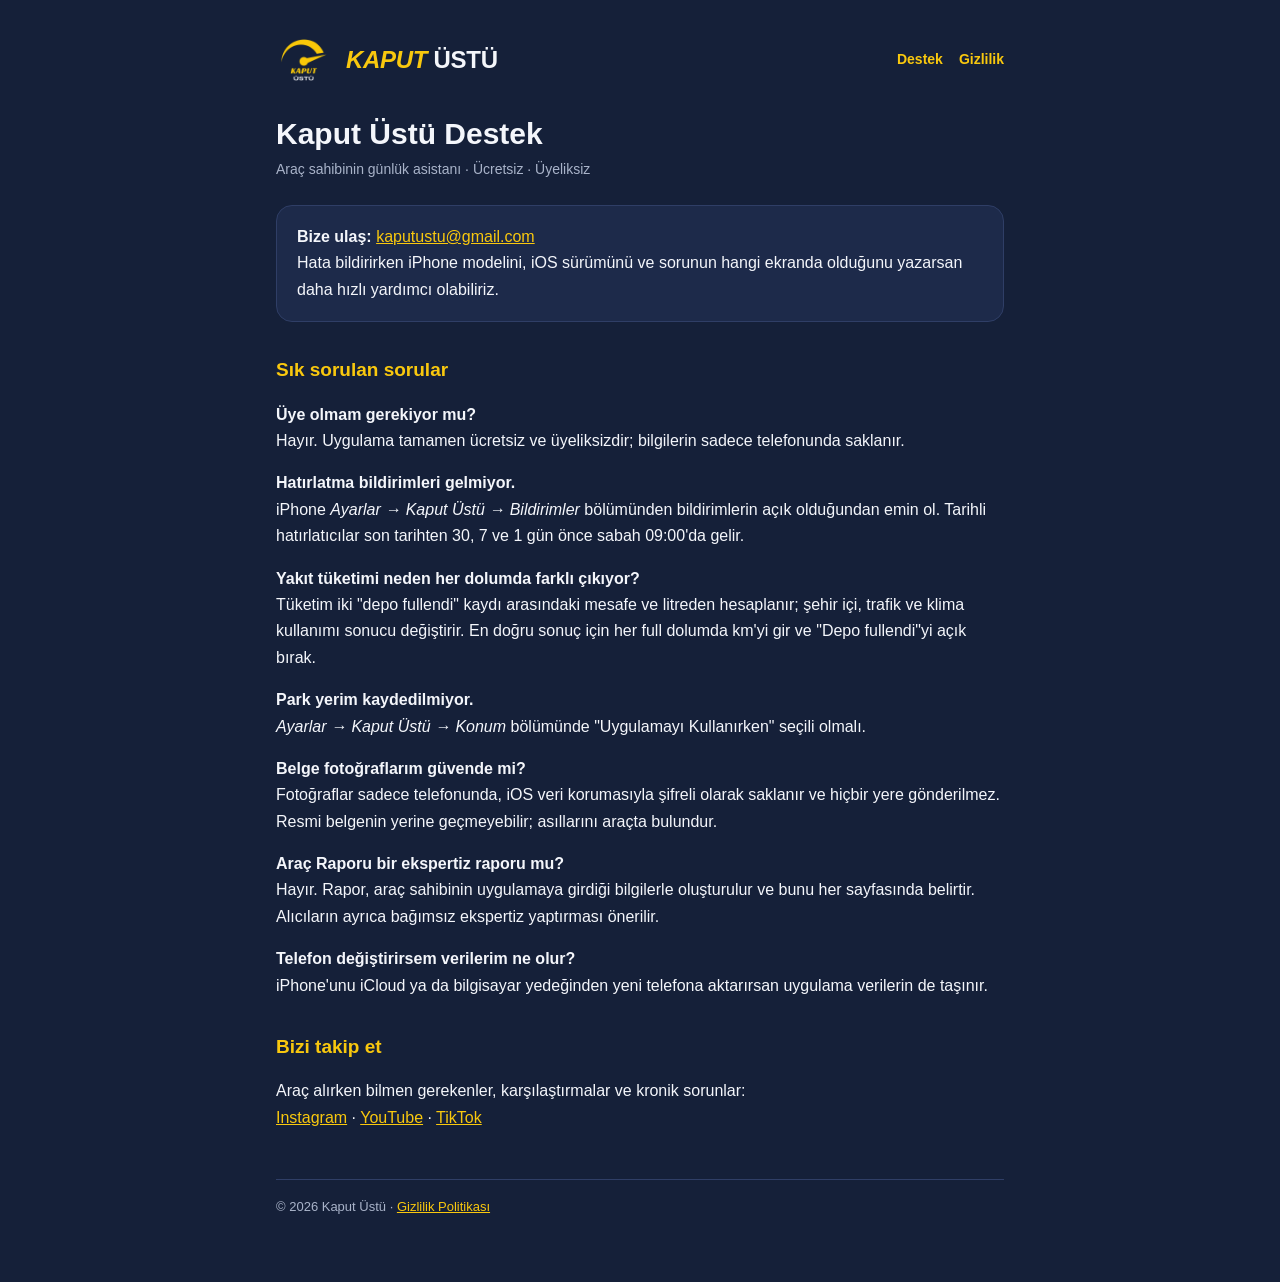
<file: index.html>
<!doctype html>
<html lang="tr">
<head>
<meta charset="utf-8">
<meta name="viewport" content="width=device-width,initial-scale=1">
<title>Kaput Üstü – Destek</title>
<link rel="icon" href="logo.png">
<link rel="stylesheet" href="style.css">
</head>
<body><div class="wrap">
<header>
  <img src="logo.png" alt="Kaput Üstü logosu">
  <div class="brand"><i>KAPUT</i> ÜSTÜ</div>
  <nav><a href="index.html">Destek</a><a href="gizlilik.html">Gizlilik</a></nav>
</header>

<h1>Kaput Üstü Destek</h1>
<div class="meta">Araç sahibinin günlük asistanı · Ücretsiz · Üyeliksiz</div>

<div class="card">
  <strong>Bize ulaş:</strong> <a href="mailto:kaputustu@gmail.com">kaputustu@gmail.com</a><br>
  Hata bildirirken iPhone modelini, iOS sürümünü ve sorunun hangi ekranda olduğunu yazarsan daha hızlı yardımcı olabiliriz.
</div>

<h2>Sık sorulan sorular</h2>

<p><strong>Üye olmam gerekiyor mu?</strong><br>Hayır. Uygulama tamamen ücretsiz ve üyeliksizdir; bilgilerin sadece telefonunda saklanır.</p>

<p><strong>Hatırlatma bildirimleri gelmiyor.</strong><br>iPhone <em>Ayarlar → Kaput Üstü → Bildirimler</em> bölümünden bildirimlerin açık olduğundan emin ol. Tarihli hatırlatıcılar son tarihten 30, 7 ve 1 gün önce sabah 09:00'da gelir.</p>

<p><strong>Yakıt tüketimi neden her dolumda farklı çıkıyor?</strong><br>Tüketim iki "depo fullendi" kaydı arasındaki mesafe ve litreden hesaplanır; şehir içi, trafik ve klima kullanımı sonucu değiştirir. En doğru sonuç için her full dolumda km'yi gir ve "Depo fullendi"yi açık bırak.</p>

<p><strong>Park yerim kaydedilmiyor.</strong><br><em>Ayarlar → Kaput Üstü → Konum</em> bölümünde "Uygulamayı Kullanırken" seçili olmalı.</p>

<p><strong>Belge fotoğraflarım güvende mi?</strong><br>Fotoğraflar sadece telefonunda, iOS veri korumasıyla şifreli olarak saklanır ve hiçbir yere gönderilmez. Resmi belgenin yerine geçmeyebilir; asıllarını araçta bulundur.</p>

<p><strong>Araç Raporu bir ekspertiz raporu mu?</strong><br>Hayır. Rapor, araç sahibinin uygulamaya girdiği bilgilerle oluşturulur ve bunu her sayfasında belirtir. Alıcıların ayrıca bağımsız ekspertiz yaptırması önerilir.</p>

<p><strong>Telefon değiştirirsem verilerim ne olur?</strong><br>iPhone'unu iCloud ya da bilgisayar yedeğinden yeni telefona aktarırsan uygulama verilerin de taşınır.</p>

<h2>Bizi takip et</h2>
<p>Araç alırken bilmen gerekenler, karşılaştırmalar ve kronik sorunlar:<br>
<a href="https://instagram.com/kaputustu">Instagram</a> · <a href="https://youtube.com/@kaputustu">YouTube</a> · <a href="https://www.tiktok.com/@kaputustu">TikTok</a></p>

<footer>© 2026 Kaput Üstü · <a href="gizlilik.html">Gizlilik Politikası</a></footer>
</div></body></html>
</file>
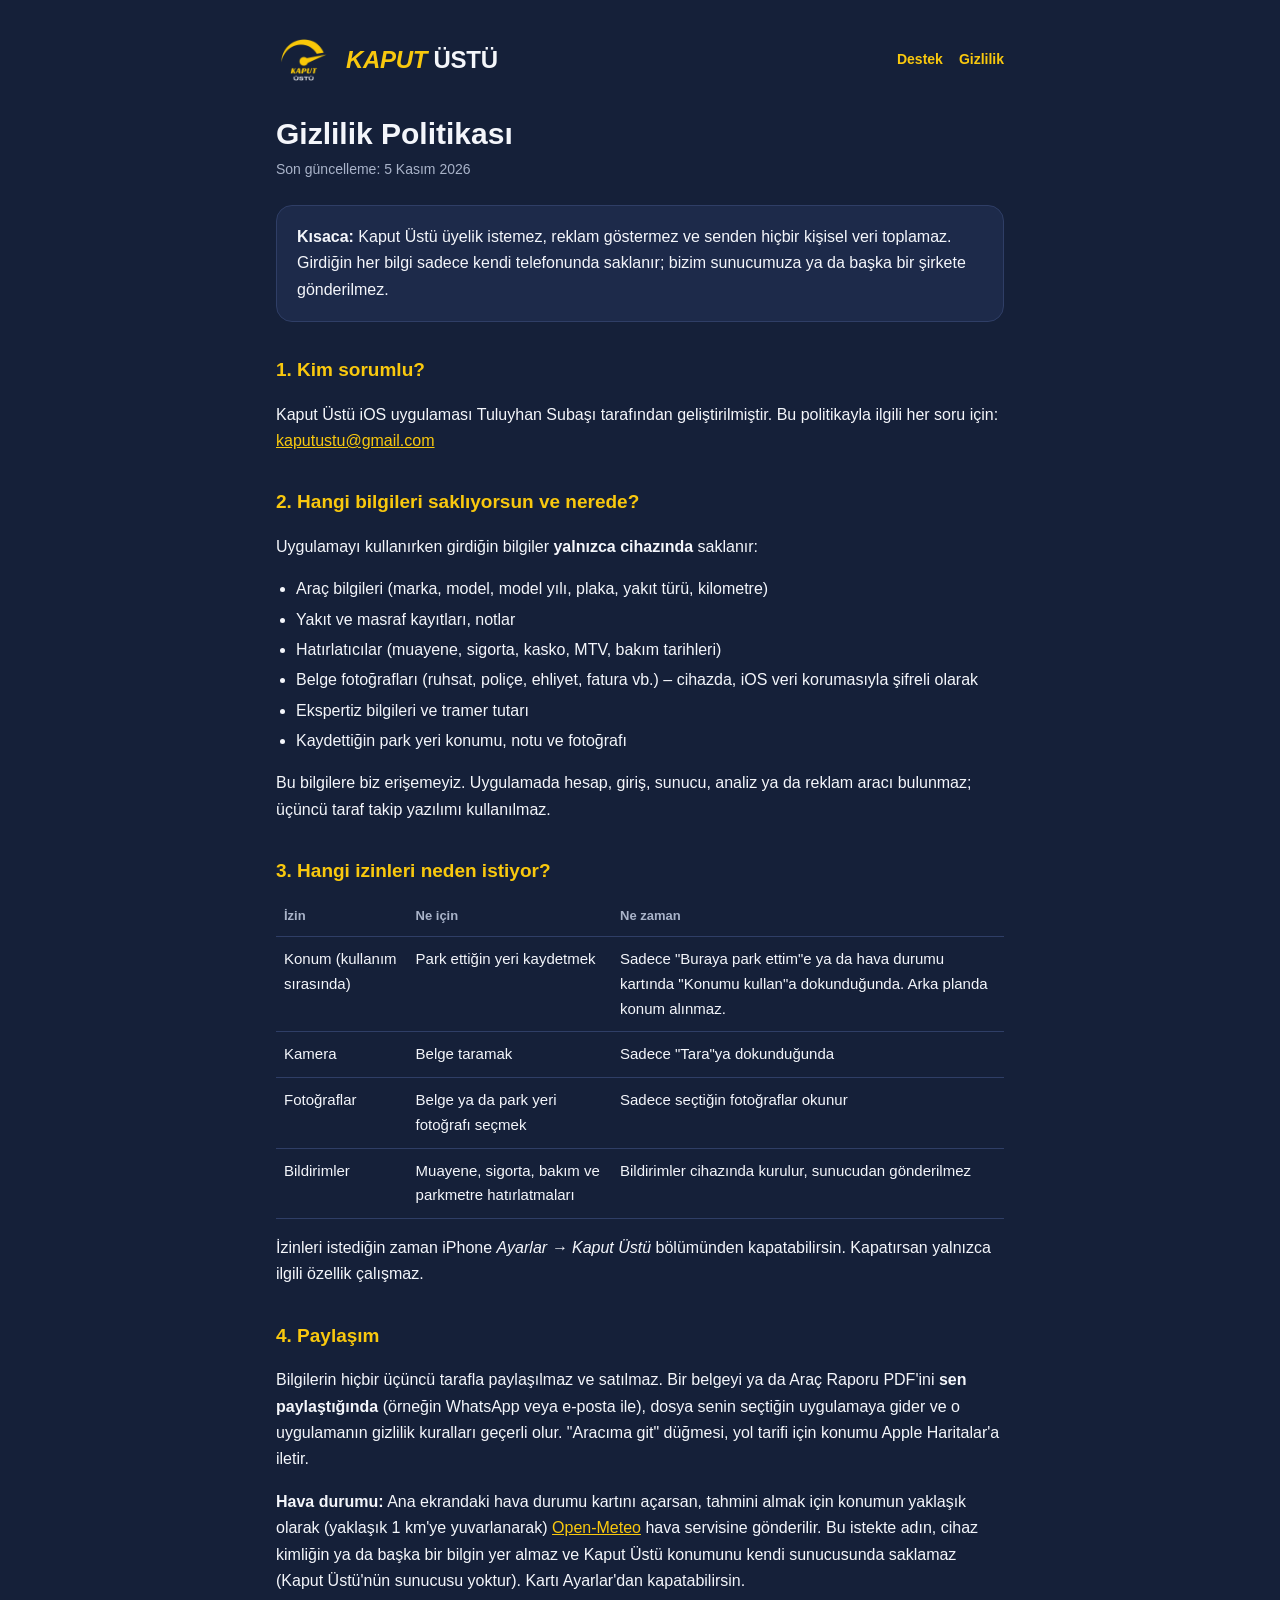
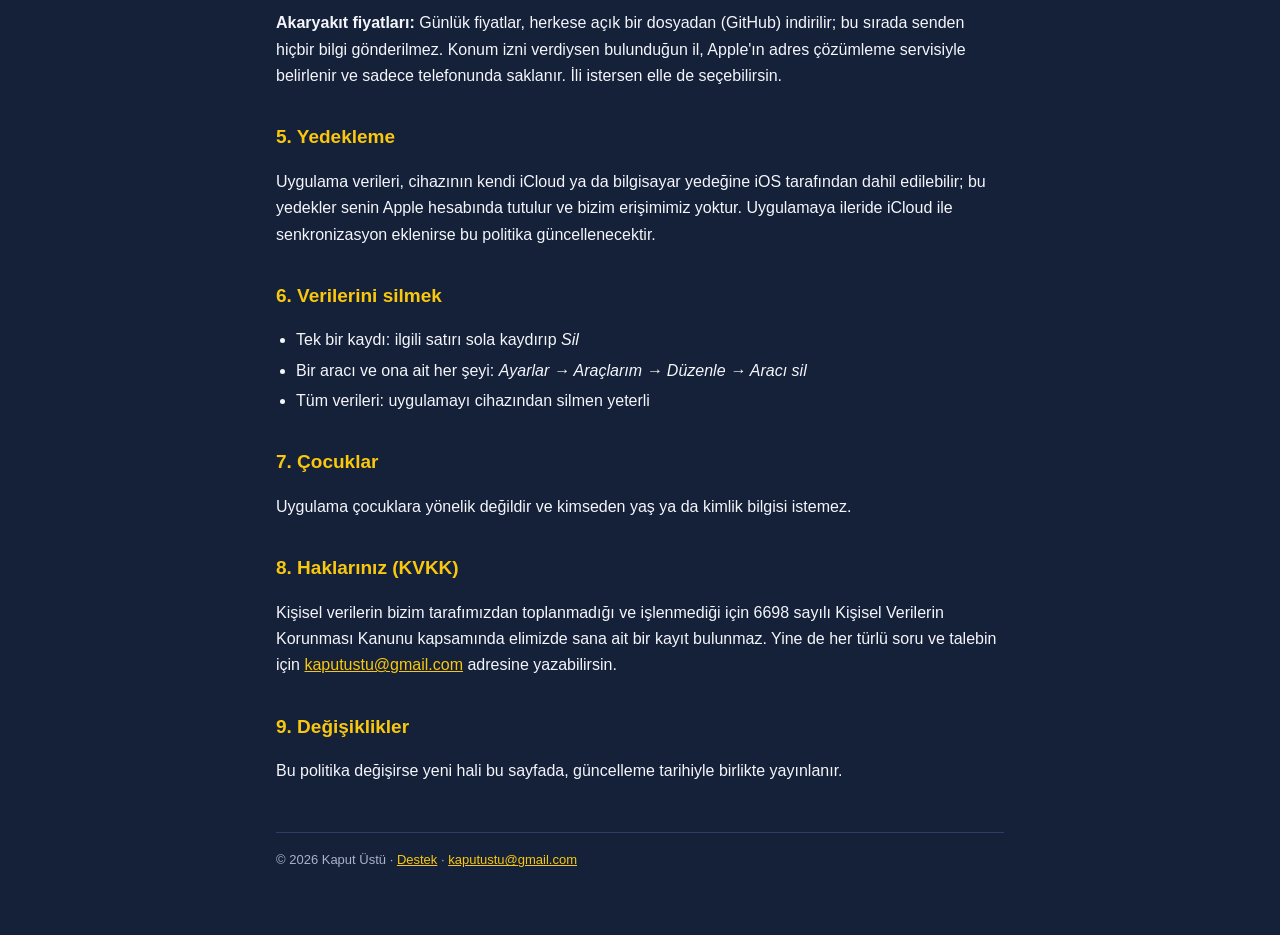
<file: gizlilik (2).html>
<!doctype html>
<html lang="tr">
<head>
<meta charset="utf-8">
<meta name="viewport" content="width=device-width,initial-scale=1">
<title>Gizlilik Politikası – Kaput Üstü</title>
<link rel="icon" href="logo.png">
<link rel="stylesheet" href="style.css">
</head>
<body><div class="wrap">
<header>
  <img src="logo.png" alt="Kaput Üstü logosu">
  <div class="brand"><i>KAPUT</i> ÜSTÜ</div>
  <nav><a href="index.html">Destek</a><a href="gizlilik.html">Gizlilik</a></nav>
</header>

<h1>Gizlilik Politikası</h1>
<div class="meta">Son güncelleme: 5 Kasım 2026</div>

<div class="card"><strong>Kısaca:</strong> Kaput Üstü üyelik istemez, reklam göstermez ve senden hiçbir kişisel veri toplamaz. Girdiğin her bilgi sadece kendi telefonunda saklanır; bizim sunucumuza ya da başka bir şirkete gönderilmez.</div>

<h2>1. Kim sorumlu?</h2>
<p>Kaput Üstü iOS uygulaması Tuluyhan Subaşı tarafından geliştirilmiştir. Bu politikayla ilgili her soru için: <a href="mailto:kaputustu@gmail.com">kaputustu@gmail.com</a></p>

<h2>2. Hangi bilgileri saklıyorsun ve nerede?</h2>
<p>Uygulamayı kullanırken girdiğin bilgiler <strong>yalnızca cihazında</strong> saklanır:</p>
<ul>
  <li>Araç bilgileri (marka, model, model yılı, plaka, yakıt türü, kilometre)</li>
  <li>Yakıt ve masraf kayıtları, notlar</li>
  <li>Hatırlatıcılar (muayene, sigorta, kasko, MTV, bakım tarihleri)</li>
  <li>Belge fotoğrafları (ruhsat, poliçe, ehliyet, fatura vb.) – cihazda, iOS veri korumasıyla şifreli olarak</li>
  <li>Ekspertiz bilgileri ve tramer tutarı</li>
  <li>Kaydettiğin park yeri konumu, notu ve fotoğrafı</li>
</ul>
<p>Bu bilgilere biz erişemeyiz. Uygulamada hesap, giriş, sunucu, analiz ya da reklam aracı bulunmaz; üçüncü taraf takip yazılımı kullanılmaz.</p>

<h2>3. Hangi izinleri neden istiyor?</h2>
<table>
  <tr><th>İzin</th><th>Ne için</th><th>Ne zaman</th></tr>
  <tr><td>Konum (kullanım sırasında)</td><td>Park ettiğin yeri kaydetmek</td><td>Sadece "Buraya park ettim"e ya da hava durumu kartında "Konumu kullan"a dokunduğunda. Arka planda konum alınmaz.</td></tr>
  <tr><td>Kamera</td><td>Belge taramak</td><td>Sadece "Tara"ya dokunduğunda</td></tr>
  <tr><td>Fotoğraflar</td><td>Belge ya da park yeri fotoğrafı seçmek</td><td>Sadece seçtiğin fotoğraflar okunur</td></tr>
  <tr><td>Bildirimler</td><td>Muayene, sigorta, bakım ve parkmetre hatırlatmaları</td><td>Bildirimler cihazında kurulur, sunucudan gönderilmez</td></tr>
</table>
<p>İzinleri istediğin zaman iPhone <em>Ayarlar → Kaput Üstü</em> bölümünden kapatabilirsin. Kapatırsan yalnızca ilgili özellik çalışmaz.</p>

<h2>4. Paylaşım</h2>
<p>Bilgilerin hiçbir üçüncü tarafla paylaşılmaz ve satılmaz. Bir belgeyi ya da Araç Raporu PDF'ini <strong>sen paylaştığında</strong> (örneğin WhatsApp veya e-posta ile), dosya senin seçtiğin uygulamaya gider ve o uygulamanın gizlilik kuralları geçerli olur. "Aracıma git" düğmesi, yol tarifi için konumu Apple Haritalar'a iletir.</p>
<p><strong>Hava durumu:</strong> Ana ekrandaki hava durumu kartını açarsan, tahmini almak için konumun yaklaşık olarak (yaklaşık 1 km'ye yuvarlanarak) <a href="https://open-meteo.com/en/terms">Open-Meteo</a> hava servisine gönderilir. Bu istekte adın, cihaz kimliğin ya da başka bir bilgin yer almaz ve Kaput Üstü konumunu kendi sunucusunda saklamaz (Kaput Üstü'nün sunucusu yoktur). Kartı Ayarlar'dan kapatabilirsin.</p>
<p><strong>Akaryakıt fiyatları:</strong> Günlük fiyatlar, herkese açık bir dosyadan (GitHub) indirilir; bu sırada senden hiçbir bilgi gönderilmez. Konum izni verdiysen bulunduğun il, Apple'ın adres çözümleme servisiyle belirlenir ve sadece telefonunda saklanır. İli istersen elle de seçebilirsin.</p>

<h2>5. Yedekleme</h2>
<p>Uygulama verileri, cihazının kendi iCloud ya da bilgisayar yedeğine iOS tarafından dahil edilebilir; bu yedekler senin Apple hesabında tutulur ve bizim erişimimiz yoktur. Uygulamaya ileride iCloud ile senkronizasyon eklenirse bu politika güncellenecektir.</p>

<h2>6. Verilerini silmek</h2>
<ul>
  <li>Tek bir kaydı: ilgili satırı sola kaydırıp <em>Sil</em></li>
  <li>Bir aracı ve ona ait her şeyi: <em>Ayarlar → Araçlarım → Düzenle → Aracı sil</em></li>
  <li>Tüm verileri: uygulamayı cihazından silmen yeterli</li>
</ul>

<h2>7. Çocuklar</h2>
<p>Uygulama çocuklara yönelik değildir ve kimseden yaş ya da kimlik bilgisi istemez.</p>

<h2>8. Haklarınız (KVKK)</h2>
<p>Kişisel verilerin bizim tarafımızdan toplanmadığı ve işlenmediği için 6698 sayılı Kişisel Verilerin Korunması Kanunu kapsamında elimizde sana ait bir kayıt bulunmaz. Yine de her türlü soru ve talebin için <a href="mailto:kaputustu@gmail.com">kaputustu@gmail.com</a> adresine yazabilirsin.</p>

<h2>9. Değişiklikler</h2>
<p>Bu politika değişirse yeni hali bu sayfada, güncelleme tarihiyle birlikte yayınlanır.</p>

<footer>© 2026 Kaput Üstü · <a href="index.html">Destek</a> · <a href="mailto:kaputustu@gmail.com">kaputustu@gmail.com</a></footer>
</div></body></html>
</file>
<file: style.css>
:root{--bg:#152039;--surface:#1D2A4A;--border:#2F3E66;--text:#F4F6FB;--muted:#A9B3C9;--accent:#F9C80E}
*{box-sizing:border-box}
body{margin:0;background:var(--bg);color:var(--text);font:16px/1.65 -apple-system,BlinkMacSystemFont,"Segoe UI",Inter,Roboto,sans-serif}
.wrap{max-width:760px;margin:0 auto;padding:32px 16px 64px}
header{display:flex;align-items:center;gap:14px;margin-bottom:28px}
header img{width:56px;height:56px;border-radius:14px}
.brand{font-size:24px;font-weight:900;letter-spacing:-.3px}
.brand i{color:var(--accent)}
nav{margin-left:auto;display:flex;gap:16px;font-size:14px}
a{color:var(--accent)}
nav a{text-decoration:none;font-weight:600}
h1{font-size:30px;line-height:1.2;margin:0 0 6px}
h2{font-size:19px;margin:32px 0 8px;color:var(--accent)}
.meta{color:var(--muted);font-size:14px;margin-bottom:24px}
.card{background:var(--surface);border:1px solid var(--border);border-radius:16px;padding:18px 20px;margin:16px 0}
ul{padding-left:20px}li{margin:4px 0}
table{width:100%;border-collapse:collapse;font-size:15px}
th,td{text-align:left;padding:10px 8px;border-bottom:1px solid var(--border);vertical-align:top}
th{color:var(--muted);font-weight:600;font-size:13px}
footer{margin-top:48px;color:var(--muted);font-size:13px;border-top:1px solid var(--border);padding-top:16px}
@media (max-width:520px){nav{display:none}h1{font-size:26px}}
</file>
